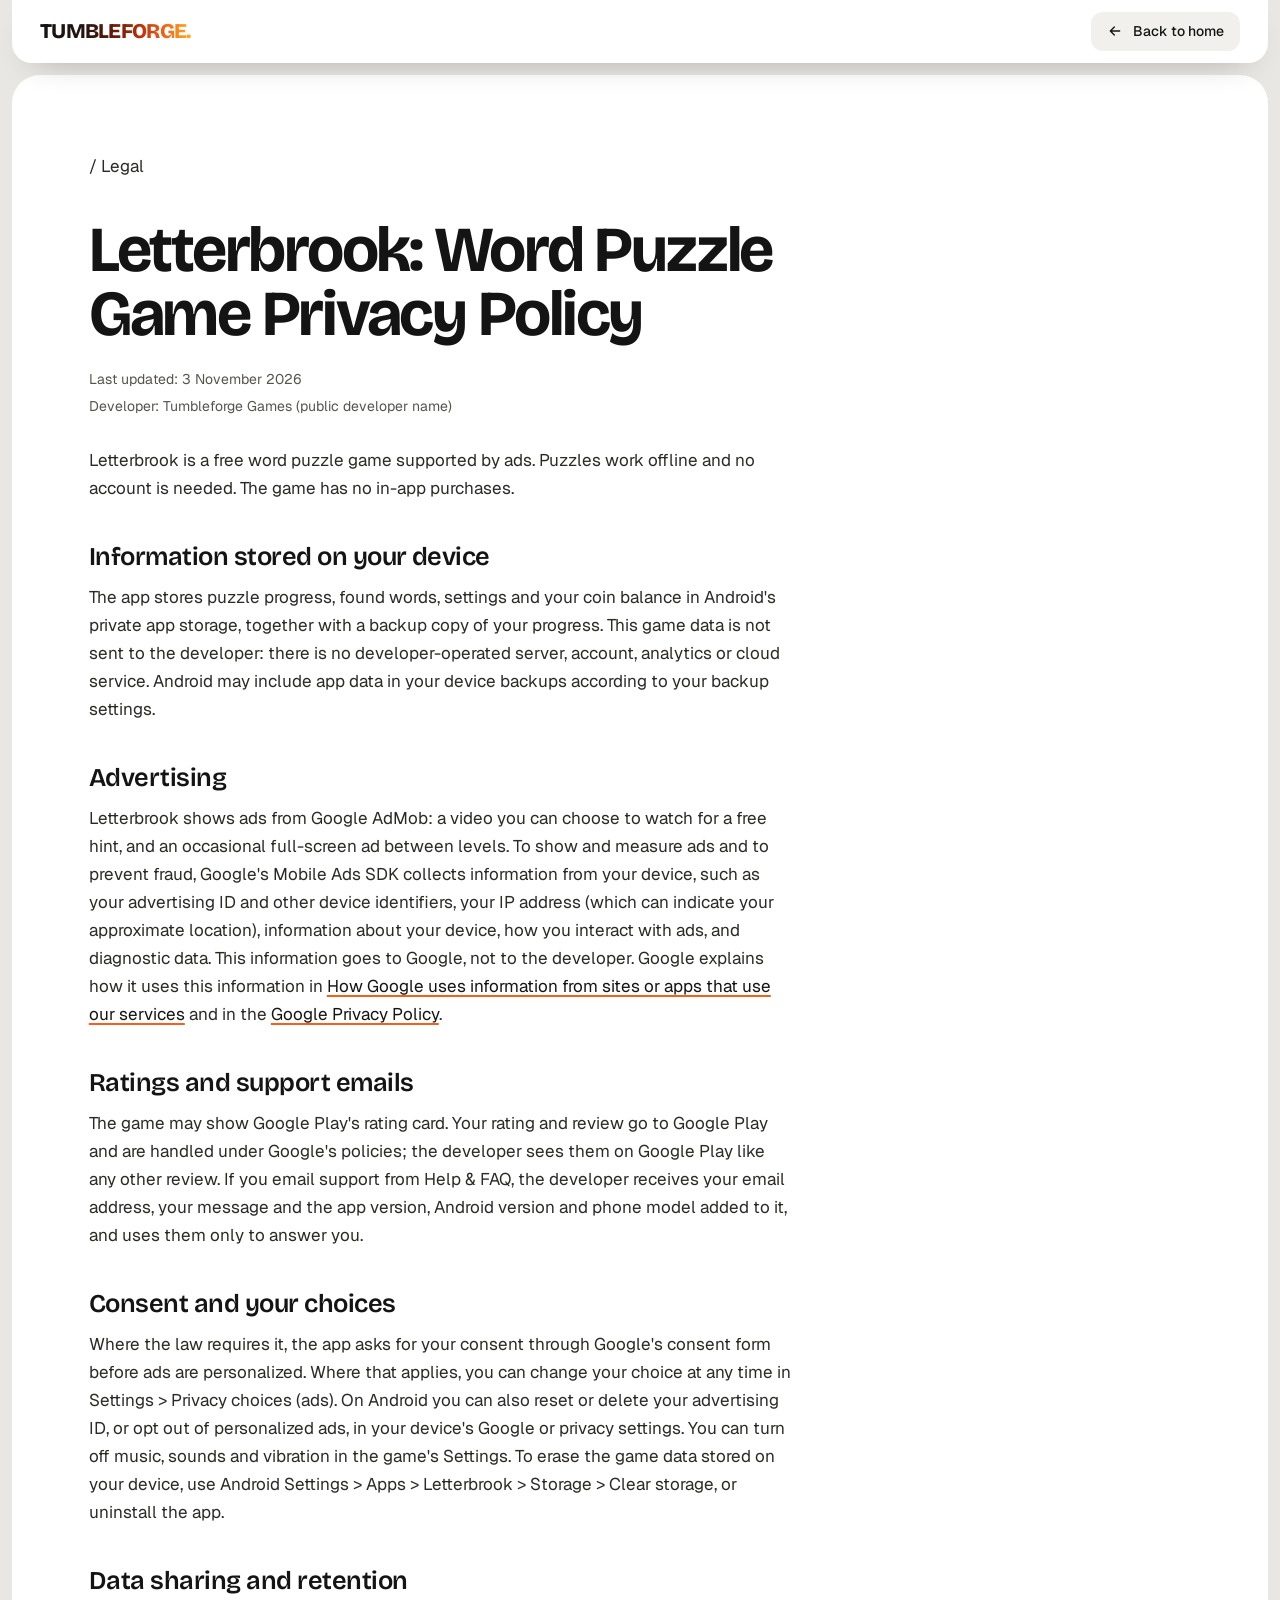
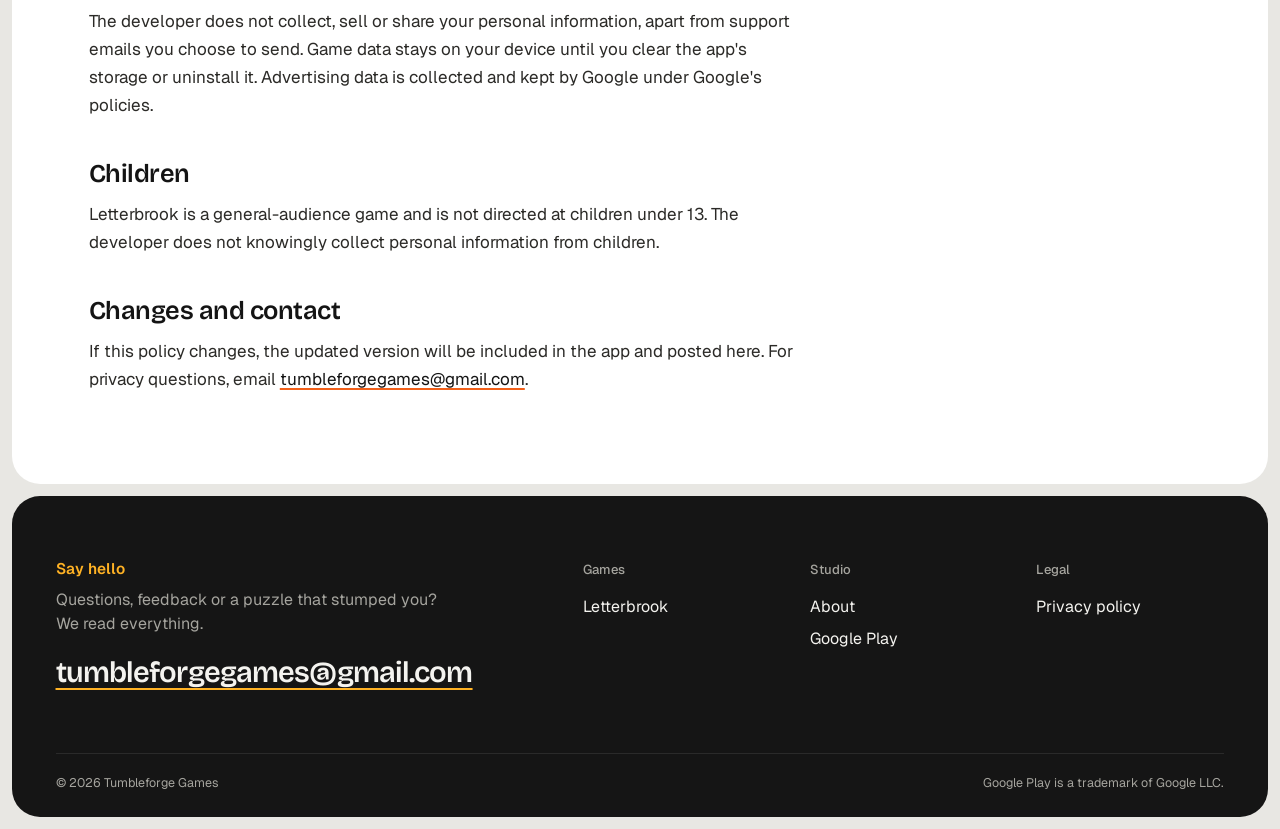
<file: privacy-policy.html>
<!doctype html>
<html lang="en">
<head>
  <meta charset="utf-8">
  <meta name="viewport" content="width=device-width, initial-scale=1">
  <title>Letterbrook: Word Puzzle Game Privacy Policy</title>
  <meta name="description" content="Privacy policy for Letterbrook: Word Puzzle Game by Tumbleforge Games.">
  <link rel="canonical" href="https://tumbleforgegames.github.io/privacy-policy.html">
  <meta name="theme-color" content="#ffffff">
  <link rel="icon" href="assets/favicon.svg" type="image/svg+xml">

  <link rel="preconnect" href="https://fonts.googleapis.com">
  <link rel="preconnect" href="https://fonts.gstatic.com" crossorigin>
  <link href="https://fonts.googleapis.com/css2?family=Bricolage+Grotesque:opsz,wght@12..96,400..800&family=Geist:wght@400..600&display=swap" rel="stylesheet">
  <link rel="stylesheet" href="css/styles.css">

  <style>
    /* Layout for this page only; colours and fonts come from css/styles.css */
    .policy-header { grid-template-columns: 1fr auto; }
    .back-home { background: var(--soft); color: var(--ink); }
    .back-home:hover { background: var(--ink); color: #fff; }
    .back-home:hover svg { transform: translate(-2px, 0); }
    @media (max-width: 460px) {
      /* Narrow phones: keep the logo and a short "Back" on one line */
      .wide-only { display: none; }
      .policy-header { gap: 8px; padding-inline: 14px; }
      .policy-header .brand { font-size: clamp(16px, 5.6vw, 21px); }
      .policy-header .btn { padding-inline: 12px; }
    }

    .policy { padding-top: 12px; }
    .policy-card {
      padding: clamp(28px, 6vw, 88px) clamp(20px, 6vw, 96px) clamp(36px, 6vw, 96px);
      background: var(--paper);
      border-radius: var(--r-xl);
    }
    .policy-body { max-width: 44rem; }
    .policy h1 {
      margin: clamp(20px, 3vw, 40px) 0 22px;
      font: 700 clamp(34px, 5vw, 64px)/1 var(--font-display);
      letter-spacing: -0.035em;
      text-wrap: balance;
    }
    .policy h2 {
      margin: 40px 0 10px;
      font: 600 clamp(20px, 2vw, 26px)/1.2 var(--font-display);
      letter-spacing: -0.02em;
    }
    .policy p {
      margin: 0 0 14px;
      font-size: 17px;
      line-height: 1.65;
      color: #2b2a27;
      overflow-wrap: anywhere;
    }
    .policy p.updated { margin-bottom: 4px; font-size: 14px; color: var(--ink-2); }
    .policy p.updated + p:not(.updated) { margin-top: 28px; }
    .policy-body a {
      color: var(--ink);
      text-decoration: underline;
      text-decoration-color: var(--accent-2);
      text-decoration-thickness: 2px;
      text-underline-offset: 3px;
    }
    .policy-body a:hover { color: var(--accent-2); }
  </style>
</head>
<body>
  <a class="skip-link" href="#policy">Skip to the policy</a>

  <div class="frame">

    <header class="site-header policy-header is-scrolled">
      <a class="brand" href="./" aria-label="Tumbleforge Games home">TUMBLEFORGE<span>.</span></a>
      <div class="header-actions">
        <a class="btn back-home" href="./">
          <svg viewBox="0 0 24 24" fill="none" stroke="currentColor" stroke-width="2" stroke-linecap="round" stroke-linejoin="round" aria-hidden="true"><path d="M19 12H5M11 6l-6 6 6 6"/></svg>
          <span>Back<span class="wide-only"> to home</span></span>
        </a>
      </div>
    </header>

    <main class="policy" id="policy">
      <article class="policy-card">
        <p class="kicker kicker-light"><span>/ Legal</span></p>
        <div class="policy-body">
          <h1>Letterbrook: Word Puzzle Game Privacy Policy</h1>
          <p class="updated">Last updated: 3 November 2026</p>
          <p class="updated">Developer: Tumbleforge Games (public developer name)</p>
          <p>Letterbrook is a free word puzzle game supported by ads. Puzzles work offline and no account is needed. The game has no in-app purchases.</p>
          <h2>Information stored on your device</h2>
          <p>The app stores puzzle progress, found words, settings and your coin balance in Android's private app storage, together with a backup copy of your progress. This game data is not sent to the developer: there is no developer-operated server, account, analytics or cloud service. Android may include app data in your device backups according to your backup settings.</p>
          <h2>Advertising</h2>
          <p>Letterbrook shows ads from Google AdMob: a video you can choose to watch for a free hint, and an occasional full-screen ad between levels. To show and measure ads and to prevent fraud, Google's Mobile Ads SDK collects information from your device, such as your advertising ID and other device identifiers, your IP address (which can indicate your approximate location), information about your device, how you interact with ads, and diagnostic data. This information goes to Google, not to the developer. Google explains how it uses this information in <a href="https://policies.google.com/technologies/partner-sites">How Google uses information from sites or apps that use our services</a> and in the <a href="https://policies.google.com/privacy">Google Privacy Policy</a>.</p>
          <h2>Ratings and support emails</h2>
          <p>The game may show Google Play's rating card. Your rating and review go to Google Play and are handled under Google's policies; the developer sees them on Google Play like any other review. If you email support from Help &amp; FAQ, the developer receives your email address, your message and the app version, Android version and phone model added to it, and uses them only to answer you.</p>
          <h2>Consent and your choices</h2>
          <p>Where the law requires it, the app asks for your consent through Google's consent form before ads are personalized. Where that applies, you can change your choice at any time in Settings &gt; Privacy choices (ads). On Android you can also reset or delete your advertising ID, or opt out of personalized ads, in your device's Google or privacy settings. You can turn off music, sounds and vibration in the game's Settings. To erase the game data stored on your device, use Android Settings &gt; Apps &gt; Letterbrook &gt; Storage &gt; Clear storage, or uninstall the app.</p>
          <h2>Data sharing and retention</h2>
          <p>The developer does not collect, sell or share your personal information, apart from support emails you choose to send. Game data stays on your device until you clear the app's storage or uninstall it. Advertising data is collected and kept by Google under Google's policies.</p>
          <h2>Children</h2>
          <p>Letterbrook is a general-audience game and is not directed at children under 13. The developer does not knowingly collect personal information from children.</p>
          <h2>Changes and contact</h2>
          <p>If this policy changes, the updated version will be included in the app and posted here. For privacy questions, email <a href="mailto:tumbleforgegames@gmail.com">tumbleforgegames@gmail.com</a>.</p>
        </div>
      </article>
    </main>

    <footer class="site-footer" id="contact">
      <div class="footer-grid">
        <div class="footer-contact">
          <h2>Say hello</h2>
          <p>Questions, feedback or a puzzle that stumped you? We read everything.</p>
          <a class="contact-mail" href="mailto:tumbleforgegames@gmail.com">tumbleforgegames@gmail.com</a>
        </div>

        <div class="footer-col">
          <h3>Games</h3>
          <a href="https://play.google.com/store/apps/details?id=com.letterbrook.game" target="_blank" rel="noopener">Letterbrook</a>
        </div>

        <div class="footer-col">
          <h3>Studio</h3>
          <a href="./#studio">About</a>
          <a href="https://play.google.com/store/apps/developer?id=Tumbleforgegames" target="_blank" rel="noopener">Google Play</a>
        </div>

        <div class="footer-col">
          <h3>Legal</h3>
          <a href="privacy-policy.html" aria-current="page">Privacy policy</a>
        </div>
      </div>

      <div class="footer-base">
        <span>&copy; <span id="year">2026</span> Tumbleforge Games</span>
        <span>Google Play is a trademark of Google LLC.</span>
      </div>
    </footer>

  </div>

  <script>document.getElementById('year').textContent = new Date().getFullYear();</script>
</body>
</html>
</file>
<file: css/styles.css>
/* Tumbleforge Games
   ------------------------------------------------------------------
   The whole look hangs off the variables below. Change --accent and
   --accent-2 to recolour the site (the 3D orb picks them up too).
*/
:root {
  --bg: #e8e7e3;
  --paper: #ffffff;
  --soft: #f1f0ec;
  --ink: #141414;
  --ink-2: #55544f;
  --ink-3: #8b8a84;
  --line: rgba(20, 20, 20, 0.13);

  --panel: #151515;
  --panel-2: #1f1f1e;
  --panel-line: rgba(255, 255, 255, 0.09);
  --on-dark: #f4f3ef;
  --on-dark-2: #a5a49e;

  --accent: #ffb224;      /* molten amber */
  --accent-2: #f2601a;    /* ember */
  --accent-ink: #1b1305;

  /* Wordmark heat ramp: cold iron at the T, glowing at the full stop */
  --heat-0: #141414;
  --heat-1: #151414;
  --heat-2: #1a1413;
  --heat-3: #261411;
  --heat-4: #38150f;
  --heat-5: #50170c;
  --heat-6: #6d1a0a;
  --heat-7: #912209;
  --heat-8: #ba300b;
  --heat-9: #df4811;
  --heat-10: #f36d18;
  --heat-11: #fb9620;
  --heat-12: #ffb224;

  --r-xl: 28px;
  --r-lg: 20px;
  --r-md: 12px;
  --gutter: clamp(16px, 2.2vw, 32px);

  --font-display: "Bricolage Grotesque", "Arial Black", "Helvetica Neue", Arial, sans-serif;
  --font-body: "Geist", "Segoe UI", system-ui, -apple-system, Roboto, Arial, sans-serif;
  --ease: cubic-bezier(0.2, 0.7, 0.1, 1);
}

*,
*::before,
*::after { box-sizing: border-box; }

html {
  scroll-behavior: smooth;
  -webkit-text-size-adjust: 100%;
}

body {
  margin: 0;
  background: var(--bg);
  color: var(--ink);
  font-family: var(--font-body);
  font-size: 16px;
  line-height: 1.5;
  -webkit-font-smoothing: antialiased;
  text-rendering: optimizeLegibility;
}

img { display: block; max-width: 100%; }
a { color: inherit; }
h1, h2, h3, h4, p { margin: 0; }

:focus-visible {
  outline: 2px solid var(--accent-2);
  outline-offset: 3px;
  border-radius: 6px;
}

section[id],
article[id],
footer[id] { scroll-margin-top: 88px; }

.skip-link {
  position: absolute;
  left: 16px;
  top: -60px;
  z-index: 100;
  padding: 10px 16px;
  background: var(--ink);
  color: #fff;
  border-radius: 10px;
  text-decoration: none;
}
.skip-link:focus { top: 12px; }

.frame {
  max-width: 1760px;
  margin: 0 auto;
  padding: 0 12px 12px;
}

/* Buttons ---------------------------------------------------------- */
.btn {
  display: inline-flex;
  align-items: center;
  gap: 10px;
  padding: 11px 16px;
  border: 0;
  border-radius: var(--r-md);
  font: 500 14px/1.2 var(--font-body);
  text-decoration: none;
  white-space: nowrap;
  cursor: pointer;
  transition: background 0.25s, color 0.25s, transform 0.25s var(--ease), border-color 0.25s;
}
.btn svg { width: 16px; height: 16px; flex: none; transition: transform 0.25s var(--ease); }
.btn:hover svg { transform: translate(2px, 0); }
.btn-lg { padding: 16px 22px; font-size: 16px; border-radius: 14px; }

.btn-soft { background: var(--soft); color: var(--ink); }
.btn-soft:hover { background: var(--ink); color: #fff; }

.btn-accent { background: var(--accent); color: var(--accent-ink); }
.btn-accent:hover { background: #fff; }

.btn-dark { background: var(--ink); color: #fff; }
.btn-dark:hover { background: #fff; color: var(--ink); }

.btn-outline { border: 1px solid rgba(255, 255, 255, 0.22); color: var(--on-dark); background: transparent; }
.btn-outline:hover { background: var(--on-dark); color: var(--ink); border-color: var(--on-dark); }

/* Header ----------------------------------------------------------- */
.site-header {
  position: sticky;
  top: 0;
  z-index: 60;
  display: grid;
  grid-template-columns: 1fr auto 1fr;
  align-items: center;
  gap: 16px;
  padding: 12px var(--gutter);
  background: var(--paper);
  transition: border-radius 0.3s, box-shadow 0.3s;
}
.site-header.is-scrolled {
  border-radius: 0 0 var(--r-lg) var(--r-lg);
  box-shadow: 0 14px 34px -22px rgba(0, 0, 0, 0.45);
}

.brand {
  justify-self: start;
  padding: 2px 0.06em 2px 0;
  font: 800 21px/1 var(--font-display);
  letter-spacing: -0.035em;
  text-decoration: none;
  color: var(--ink);
  transition: opacity 0.3s, transform 0.3s var(--ease);
}
@supports ((-webkit-background-clip: text) or (background-clip: text)) {
  /* Same heat ramp as the big wordmark, in one sweep */
  .brand {
    background: linear-gradient(90deg, var(--heat-0) 0%, var(--heat-3) 30%, var(--heat-6) 50%, var(--heat-8) 66%, var(--heat-10) 84%, var(--heat-12) 100%);
    -webkit-background-clip: text;
            background-clip: text;
    color: transparent;
  }
}
.js .brand { opacity: 0; transform: translateY(-6px); pointer-events: none; }
.js .show-brand .brand { opacity: 1; transform: none; pointer-events: auto; }

.nav {
  display: flex;
  gap: 2px;
  padding: 5px;
  background: var(--soft);
  border-radius: var(--r-md);
}
.nav a {
  padding: 8px 16px;
  border-radius: 8px;
  font-size: 14px;
  font-weight: 500;
  text-decoration: none;
  transition: background 0.2s;
}
.nav a:hover { background: var(--paper); }
.nav .nav-cta { display: none; }

.header-actions {
  justify-self: end;
  display: flex;
  align-items: center;
  gap: 6px;
}
.text-link {
  padding: 8px 12px;
  font-size: 14px;
  font-weight: 500;
  text-decoration: none;
  border-radius: 8px;
}
.text-link:hover { text-decoration: underline; text-underline-offset: 4px; }

.menu-toggle {
  display: none;
  padding: 11px 14px;
  border: 0;
  border-radius: var(--r-md);
  background: var(--ink);
  color: #fff;
  font: 500 14px/1.2 var(--font-body);
  cursor: pointer;
}

/* Hero ------------------------------------------------------------- */
.hero { position: relative; overflow: hidden; }

.hero-top {
  background: var(--paper);
  border-radius: 0 0 var(--r-xl) var(--r-xl);
  padding: clamp(8px, 1.3vw, 22px) var(--gutter) clamp(14px, 1.8vw, 30px);
  overflow: hidden;
}

/* The wordmark: a bar of iron in the forge.
   TUMBLE is cold and still tumbling, each letter caught at its own angle.
   FORGE stands straight and heats up letter by letter, from dark iron at
   the F to a glowing tip at the full stop. Colours come from --heat-0..12. */
.wordmark {
  width: max-content;
  font-family: var(--font-display);
  font-weight: 800;
  font-size: 11.6vw;           /* JS fits this to the exact width */
  line-height: 0.84;
  white-space: nowrap;
  text-transform: uppercase;
}
.wm-l {
  display: inline-block;
  margin: -0.06em -0.052em;
  padding: 0.06em 0.03em;
  color: var(--b);
  transform-origin: 50% 78%;
  transform: translateY(var(--y, 0em)) rotate(var(--r, 0deg));
  transition: transform 0.55s var(--ease);
}
.wm-tumble .wm-l { margin-inline: -0.038em; }
@supports ((-webkit-background-clip: text) or (background-clip: text)) {
  .wm-l {
    background: linear-gradient(90deg, var(--a), var(--b));
    -webkit-background-clip: text;
            background-clip: text;
    color: transparent;
  }
}

.wm-tumble .wm-l:nth-child(1) { --a: var(--heat-0); --b: var(--heat-1); --r: -5deg;  --y: 0.012em;  --i: 0; }
.wm-tumble .wm-l:nth-child(2) { --a: var(--heat-1); --b: var(--heat-2); --r: 4deg;   --y: -0.034em; --i: 1; }
.wm-tumble .wm-l:nth-child(3) { --a: var(--heat-2); --b: var(--heat-3); --r: -3deg;  --y: 0.02em;   --i: 2; }
.wm-tumble .wm-l:nth-child(4) { --a: var(--heat-3); --b: var(--heat-4); --r: 6deg;   --y: -0.022em; --i: 3; }
.wm-tumble .wm-l:nth-child(5) { --a: var(--heat-4); --b: var(--heat-5); --r: -8deg;  --y: 0.028em;  --i: 4; }
.wm-tumble .wm-l:nth-child(6) { --a: var(--heat-5); --b: var(--heat-6); --r: 10deg;  --y: -0.014em; --i: 5; }
.wm-forge .wm-l:nth-child(1)  { --a: var(--heat-6);  --b: var(--heat-7);  --i: 5; }
.wm-forge .wm-l:nth-child(2)  { --a: var(--heat-7);  --b: var(--heat-8);  --i: 4; }
.wm-forge .wm-l:nth-child(3)  { --a: var(--heat-8);  --b: var(--heat-9);  --i: 3; }
.wm-forge .wm-l:nth-child(4)  { --a: var(--heat-9);  --b: var(--heat-10); --i: 2; }
.wm-forge .wm-l:nth-child(5)  { --a: var(--heat-10); --b: var(--heat-11); --i: 1; }
.wm-forge .wm-l:nth-child(6)  { --a: var(--heat-11); --b: var(--heat-12); --i: 0; }

/* Nudge a letter and it hops */
.wm-l:hover { transform: translateY(calc(var(--y, 0em) - 0.05em)) rotate(calc(var(--r, 0deg) * -1.3)); }

/* On load: TUMBLE drops in and settles, then the heat creeps up FORGE */
.js .wm-tumble .wm-l {
  animation:
    wm-drop 0.95s cubic-bezier(0.3, 0.7, 0.3, 1) calc(var(--i) * 70ms + 120ms) backwards,
    wm-heat 1.2s ease-out calc(var(--i) * -90ms + 1900ms) backwards;
}
.js .wm-forge .wm-l { animation: wm-heat 1.2s ease-out calc(var(--i) * 110ms + 800ms) backwards; }
@keyframes wm-drop {
  0%   { opacity: 0; transform: translateY(-1.1em) rotate(calc(var(--r) - 38deg)); }
  20%  { opacity: 1; }
  62%  { transform: translateY(calc(var(--y) + 0.03em)) rotate(calc(var(--r) + 7deg)); }
  82%  { transform: translateY(calc(var(--y) - 0.012em)) rotate(calc(var(--r) - 2deg)); }
  100% { transform: translateY(var(--y)) rotate(var(--r)); }
}
@keyframes wm-heat {
  from { color: var(--heat-0); }
}
@media (forced-colors: active) {
  .wm-l { background: none; color: CanvasText; }
}

.hero-stage {
  position: relative;
  display: grid;
  grid-template-columns: 1fr 1fr;
  grid-template-rows: auto 1fr auto;
  min-height: clamp(360px, 37vw, 620px);
  padding: clamp(20px, 2.2vw, 36px) var(--gutter) clamp(24px, 2.6vw, 44px);
}
.hero-stage::before {
  content: "";
  position: absolute;
  inset: 0;
  z-index: 0;
  pointer-events: none;
  background:
    radial-gradient(55% 80% at 16% 28%, rgba(255, 255, 255, 0.8), transparent 62%),
    radial-gradient(42% 62% at 86% 78%, rgba(255, 178, 36, 0.2), transparent 66%),
    radial-gradient(46% 70% at 62% 6%, rgba(255, 255, 255, 0.55), transparent 62%);
}
.hero-stage > * { position: relative; z-index: 6; }

/* The orb: a CSS sphere shows first, the WebGL one fades in over it */
.hero-stage > .orb {
  position: absolute;
  left: 50%;
  top: 0;
  z-index: 5;
  width: clamp(320px, 56vw, 880px);
  aspect-ratio: 1;
  transform: translate(-50%, -33%);
  pointer-events: none;
}
.orb::after {
  content: "";
  position: absolute;
  left: 27%;
  right: 27%;
  bottom: 8%;
  height: 7%;
  background: radial-gradient(closest-side, rgba(0, 0, 0, 0.3), transparent);
  filter: blur(8px);
}
.orb canvas {
  position: absolute;
  inset: 0;
  width: 100%;
  height: 100%;
  opacity: 0;
  transition: opacity 0.9s;
}
.orb-fallback {
  position: absolute;
  inset: 23%;
  border-radius: 50%;
  background: radial-gradient(circle at 34% 28%, #fff6d6 0, #ffd166 15%, var(--accent) 40%, var(--accent-2) 70%, #8a2c06 100%);
  box-shadow: inset -18px -26px 60px rgba(90, 20, 0, 0.45);
  transition: opacity 0.9s;
}
.orb-fallback::before,
.orb-fallback::after {
  content: "";
  position: absolute;
  inset: -24%;
  border-radius: 50%;
  border: 2px solid rgba(120, 125, 135, 0.55);
  transform: rotateX(72deg) rotateZ(-18deg);
}
.orb-fallback::after {
  inset: -32%;
  border-color: rgba(242, 96, 26, 0.6);
  transform: rotateX(68deg) rotateY(24deg);
}
.orb.is-live canvas { opacity: 1; }
.orb.is-live .orb-fallback { opacity: 0; }

.hero-live {
  grid-column: 1;
  grid-row: 1;
  justify-self: start;
  display: grid;
  gap: 8px;
  text-decoration: none;
}
.hero-live-row { display: flex; align-items: center; gap: 12px; }
.hero-live img { width: 40px; height: 40px; border-radius: 24%; box-shadow: 0 6px 14px -6px rgba(0, 0, 0, 0.4); }
.hero-live strong { font: 700 clamp(22px, 2vw, 30px)/1 var(--font-display); letter-spacing: -0.02em; }
.hero-live small { font-size: 13px; color: var(--ink-2); }
.hero-live:hover small { text-decoration: underline; text-underline-offset: 3px; }

.hero-index {
  grid-column: 2;
  grid-row: 1;
  justify-self: end;
  margin: 0;
  padding: 0;
  list-style: none;
  text-align: right;
  font-size: 13px;
  line-height: 1.9;
  color: var(--ink-2);
}
.hero-index i { margin-left: 8px; color: var(--ink-3); }

.hero-tagline {
  grid-column: 1;
  grid-row: 3;
  align-self: end;
  max-width: 19em;
  padding-bottom: 14px;
  border-bottom: 2px dotted var(--ink);
  font-size: clamp(17px, 1.45vw, 22px);
  font-weight: 500;
  line-height: 1.3;
  letter-spacing: -0.01em;
}

.hero-cta {
  grid-column: 2;
  grid-row: 3;
  justify-self: end;
  align-self: end;
  display: flex;
  align-items: center;
  justify-content: center;
  gap: 8px;
  width: clamp(124px, 11vw, 172px);
  aspect-ratio: 1;
  border-radius: 50%;
  background: var(--accent);
  color: var(--accent-ink);
  font-size: 14px;
  font-weight: 500;
  text-decoration: none;
  transition: transform 0.4s var(--ease), background 0.25s;
}
.hero-cta svg { width: 14px; height: 14px; flex: none; }
.hero-cta:hover { transform: scale(1.07); background: var(--ink); color: #fff; }

/* Dark panel: games ------------------------------------------------ */
.panel-dark {
  background: var(--panel);
  color: var(--on-dark);
  border-radius: var(--r-xl);
  padding: clamp(24px, 2.6vw, 40px) clamp(16px, 3.4vw, 56px) clamp(16px, 3.4vw, 56px);
}

.kicker {
  display: flex;
  justify-content: space-between;
  gap: 16px;
  font-size: 13px;
  color: var(--on-dark-2);
}
.kicker-light { color: var(--ink-2); }

.headline {
  max-width: 15em;
  margin: clamp(48px, 6vw, 104px) auto clamp(40px, 5vw, 80px);
  font: 600 clamp(34px, 5.2vw, 78px)/1.05 var(--font-display);
  letter-spacing: -0.035em;
  text-align: center;
  text-wrap: balance;
}
.hl {
  display: inline-block;
  padding: 0 0.2em 0.06em;
  border-radius: 0.28em;
  color: var(--accent-ink);
  background: linear-gradient(var(--accent), var(--accent)) no-repeat 0 0 / 100% 100%;
  transition: background-size 0.9s var(--ease) 0.35s, color 0.35s 0.55s;
}
.js .reveal:not(.in) .hl { background-size: 0% 100%; color: inherit; }

.game + .game { margin-top: clamp(40px, 5vw, 80px); }

.game-card {
  display: grid;
  grid-template-columns: minmax(300px, 0.85fr) 1.25fr;
  gap: clamp(24px, 3vw, 56px);
  padding: clamp(20px, 2.4vw, 40px);
  background: var(--panel-2);
  border: 1px solid var(--panel-line);
  border-radius: 24px;
  overflow: hidden;
}
.game-info {
  display: flex;
  flex-direction: column;
  align-items: flex-start;
  gap: 20px;
  min-width: 0;
}
.game-id { display: flex; align-items: center; gap: 18px; }
.game-icon { width: 84px; height: 84px; border-radius: 22%; flex: none; }
.game-genre { font-size: 13px; color: var(--on-dark-2); margin-bottom: 6px; }
.game-name {
  font: 700 clamp(34px, 3.6vw, 54px)/0.95 var(--font-display);
  letter-spacing: -0.035em;
}
.game-tagline { font-size: clamp(18px, 1.5vw, 22px); line-height: 1.35; letter-spacing: -0.01em; }
.game-desc { max-width: 34em; font-size: 15px; line-height: 1.55; color: var(--on-dark-2); }

.chips { display: flex; flex-wrap: wrap; gap: 8px; margin: 0; padding: 0; list-style: none; }
.chips li {
  padding: 6px 12px;
  border: 1px solid var(--panel-line);
  border-radius: 999px;
  font-size: 12.5px;
  color: var(--on-dark-2);
}
.game-actions { margin-top: auto; padding-top: 8px; }

.game-shots {
  display: flex;
  gap: 14px;
  min-width: 0;
  margin-right: calc(-1 * clamp(20px, 2.4vw, 40px));
  padding-right: clamp(20px, 2.4vw, 40px);
  overflow-x: auto;
  scroll-snap-type: x proximity;
  scrollbar-width: none;
  cursor: grab;
  -webkit-mask-image: linear-gradient(90deg, #000 88%, transparent);
          mask-image: linear-gradient(90deg, #000 88%, transparent);
}
.game-shots::-webkit-scrollbar { display: none; }
.game-shots.is-dragging { cursor: grabbing; scroll-snap-type: none; }
.game-shots img {
  flex: none;
  width: auto;
  height: clamp(340px, 31vw, 500px);
  aspect-ratio: 9 / 16;
  object-fit: cover;
  border-radius: 16px;
  background: #2a2a29;
  scroll-snap-align: start;
  user-select: none;
  -webkit-user-drag: none;
}

.feature-grid {
  display: grid;
  grid-template-columns: repeat(4, 1fr);
  gap: 14px;
  margin-top: 14px;
}
.feature {
  display: flex;
  flex-direction: column;
  min-height: clamp(250px, 23vw, 340px);
  padding: 22px;
  background: var(--panel-2);
  border: 1px solid var(--panel-line);
  border-radius: var(--r-lg);
  transition: transform 0.4s var(--ease), border-color 0.3s, background 0.3s;
}
.feature-icons { display: flex; gap: 6px; }
.feature-icons span {
  display: grid;
  place-items: center;
  width: 44px;
  height: 44px;
  border-radius: 50%;
  background: rgba(255, 255, 255, 0.09);
  color: var(--accent);
  transition: background 0.3s, color 0.3s;
}
.feature-icons svg { width: 20px; height: 20px; }
.feature h4 {
  max-width: 8.5em;
  margin-top: auto;
  padding-top: 32px;
  font: 400 clamp(21px, 1.9vw, 28px)/1.12 var(--font-body);
  letter-spacing: -0.02em;
}
.feature p {
  margin-top: 18px;
  padding-top: 16px;
  border-top: 1px solid var(--panel-line);
  font-size: 13.5px;
  line-height: 1.5;
  color: var(--on-dark-2);
}
.feature:hover { transform: translateY(-6px); border-color: rgba(255, 178, 36, 0.55); background: #232322; }
.feature:hover .feature-icons span { background: var(--accent); color: var(--accent-ink); }

.soon {
  display: flex;
  align-items: center;
  justify-content: space-between;
  gap: 24px;
  margin-top: 14px;
  padding: clamp(20px, 2.2vw, 32px);
  border: 1px dashed rgba(255, 255, 255, 0.22);
  border-radius: var(--r-lg);
}
.soon-kicker { margin-bottom: 6px; font-size: 13px; color: var(--accent); }
.soon-text { max-width: 30em; font-size: clamp(17px, 1.4vw, 21px); line-height: 1.35; letter-spacing: -0.01em; }

.noscript-note { padding: 24px; text-align: center; }

/* Studio ----------------------------------------------------------- */
.studio { padding: clamp(28px, 3vw, 44px) clamp(16px, 3.4vw, 56px) clamp(72px, 8vw, 128px); }
.studio-grid {
  display: grid;
  grid-template-columns: 1.1fr 1fr;
  gap: clamp(32px, 6vw, 112px);
  align-items: start;
  margin-top: clamp(44px, 6vw, 96px);
}
.studio h2 {
  font: 700 clamp(38px, 5.6vw, 88px)/0.96 var(--font-display);
  letter-spacing: -0.04em;
  text-wrap: balance;
}
.lede {
  max-width: 30em;
  margin-bottom: clamp(28px, 3vw, 44px);
  font-size: clamp(18px, 1.55vw, 23px);
  line-height: 1.4;
  letter-spacing: -0.01em;
}
.principles { margin: 0; padding: 0; list-style: none; border-top: 1px solid var(--line); }
.principles li {
  display: grid;
  grid-template-columns: 56px 1fr;
  gap: 8px;
  padding: 22px 0;
  border-bottom: 1px solid var(--line);
}
.principles i { padding-top: 3px; font-size: 13px; color: var(--ink-3); }
.principles h3 { margin-bottom: 6px; font-size: 18px; font-weight: 600; letter-spacing: -0.01em; }
.principles p { max-width: 36em; font-size: 15px; color: var(--ink-2); }

/* Call to action --------------------------------------------------- */
.cta {
  position: relative;
  padding: clamp(52px, 7vw, 112px) clamp(16px, 4vw, 64px);
  background: var(--accent);
  color: var(--accent-ink);
  border-radius: var(--r-xl);
  text-align: center;
  overflow: hidden;
}
.tiles {
  display: flex;
  justify-content: center;
  gap: clamp(5px, 0.9vw, 12px);
  margin-bottom: clamp(24px, 3vw, 44px);
}
.tiles span {
  display: grid;
  place-items: center;
  width: clamp(42px, 5.4vw, 76px);
  aspect-ratio: 1;
  border-radius: 50%;
  background: #fff;
  color: var(--ink);
  font: 700 clamp(18px, 2.3vw, 32px)/1 var(--font-display);
  box-shadow: 0 5px 0 rgba(0, 0, 0, 0.14);
  animation: bob 3.4s ease-in-out infinite;
}
.tiles span:nth-child(even) { background: var(--ink); color: #fff; }
.tiles span:nth-child(2) { animation-delay: -0.5s; }
.tiles span:nth-child(3) { animation-delay: -1s; }
.tiles span:nth-child(4) { animation-delay: -1.5s; }
.tiles span:nth-child(5) { animation-delay: -2s; }
.tiles span:nth-child(6) { animation-delay: -2.5s; }
@keyframes bob {
  0%, 100% { transform: translateY(0) rotate(-3deg); }
  50% { transform: translateY(-9px) rotate(3deg); }
}
.cta h2 {
  font: 800 clamp(40px, 7.4vw, 120px)/0.92 var(--font-display);
  letter-spacing: -0.045em;
  text-wrap: balance;
}
.cta p {
  max-width: 28em;
  margin: clamp(16px, 1.8vw, 28px) auto clamp(24px, 2.6vw, 40px);
  font-size: clamp(17px, 1.45vw, 21px);
}

/* Footer ----------------------------------------------------------- */
.site-footer {
  margin-top: 12px;
  padding: clamp(40px, 5vw, 80px) clamp(16px, 3.4vw, 56px) 24px;
  background: var(--panel);
  color: var(--on-dark);
  border-radius: var(--r-xl);
}
.footer-grid {
  display: grid;
  grid-template-columns: 2.6fr 1fr 1fr 1fr;
  gap: clamp(24px, 3vw, 48px);
}
.footer-contact h2 { font: 600 clamp(15px, 1.2vw, 17px)/1.3 var(--font-body); color: var(--accent); }
.footer-contact p { max-width: 24em; margin: 8px 0 20px; color: var(--on-dark-2); }
.contact-mail {
  font: 600 clamp(19px, 2.3vw, 36px)/1.15 var(--font-display);
  letter-spacing: -0.03em;
  overflow-wrap: anywhere;
  text-decoration: underline;
  text-decoration-color: var(--accent);
  text-decoration-thickness: 2px;
  text-underline-offset: 0.2em;
  transition: color 0.2s;
}
.contact-mail:hover { color: var(--accent); }
.footer-col h3 { margin-bottom: 12px; font-size: 13px; font-weight: 500; color: var(--on-dark-2); }
.footer-col a { display: block; width: max-content; padding: 4px 0; text-decoration: none; transition: color 0.2s; }
.footer-col a:hover { color: var(--accent); }
.footer-base {
  display: flex;
  flex-wrap: wrap;
  justify-content: space-between;
  gap: 8px 24px;
  margin-top: clamp(40px, 5vw, 72px);
  padding-top: 20px;
  border-top: 1px solid var(--panel-line);
  font-size: 12.5px;
  color: var(--on-dark-2);
}

/* Scroll reveal ---------------------------------------------------- */
.js .reveal { opacity: 0; }
.js .reveal.in { opacity: 1; animation: rise 0.8s var(--ease) var(--d, 0s) backwards; }
@keyframes rise {
  from { opacity: 0; transform: translateY(26px); }
}

/* Responsive ------------------------------------------------------- */
@media (max-width: 1080px) {
  .game-card { grid-template-columns: 1fr; }
  .game-actions { margin-top: 0; }
  .feature-grid { grid-template-columns: repeat(2, 1fr); }
  .feature { min-height: 230px; }
}

@media (max-width: 900px) {
  .site-header { grid-template-columns: 1fr auto; }
  .menu-toggle { display: inline-block; }
  .text-link { display: none; }
  .nav {
    position: absolute;
    left: 0;
    right: 0;
    top: 100%;
    display: none;
    flex-direction: column;
    padding: 8px;
    background: var(--paper);
    border-radius: 0 0 var(--r-lg) var(--r-lg);
    box-shadow: 0 24px 40px -24px rgba(0, 0, 0, 0.5);
  }
  .nav a { padding: 14px 16px; font-size: 16px; }
  .nav a:hover { background: var(--soft); }
  .nav-open .nav { display: flex; }
  .nav-open.site-header { border-radius: 0; }

  .studio-grid { grid-template-columns: 1fr; }
  .footer-grid { grid-template-columns: 1fr 1fr 1fr; }
  .footer-contact { grid-column: 1 / -1; }
  .contact-mail { font-size: clamp(19px, 5.4vw, 36px); }
  .soon { flex-direction: column; align-items: flex-start; }
}

@media (max-width: 640px) {
  :root { --r-xl: 22px; }
  .frame { padding: 0 8px 8px; }

  /* Phone header: logo and Menu only; the store link moves into the menu */
  .header-actions .btn-soft { display: none; }
  .nav .nav-cta {
    display: block;
    margin-top: 6px;
    background: var(--accent);
    color: var(--accent-ink);
    text-align: center;
  }
  .nav .nav-cta:hover { background: var(--ink); color: #fff; }

  .wordmark { font-size: 26vw; line-height: 0.82; }
  .wm-line { display: block; }

  .hero-stage {
    display: flex;
    flex-direction: column;
    gap: 22px;
    min-height: 0;
    padding-top: 0;
  }
  .hero-stage > .orb {
    position: relative;
    left: auto;
    order: 0;
    width: 116%;
    margin: -24% -8% -12%;
    transform: none;
  }
  .hero-tagline { order: 1; max-width: none; font-size: 20px; }
  .hero-live { order: 2; }
  .hero-index {
    order: 3;
    display: flex;
    flex-wrap: wrap;
    gap: 4px 18px;
    text-align: left;
  }
  .hero-index i { margin-left: 4px; }
  .hero-cta {
    order: 4;
    width: 100%;
    aspect-ratio: auto;
    padding: 18px;
    border-radius: 16px;
    font-size: 16px;
  }
  .hero-cta:hover { transform: none; }

  .kicker { flex-direction: column; gap: 2px; }
  .game-id { gap: 12px; }
  .game-id > div { min-width: 0; }
  .game-icon { width: 60px; height: 60px; }
  .game-name { font-size: clamp(24px, 8vw, 40px); overflow-wrap: anywhere; }
  .game-shots img { height: 380px; }
  .game-actions, .game-actions .btn, .cta .btn { width: 100%; justify-content: center; }
  .feature-grid { grid-template-columns: 1fr; }
  .feature { min-height: 0; }
  .feature h4 { padding-top: 40px; max-width: none; }
  .soon .btn { width: 100%; justify-content: center; white-space: normal; }
  .principles li { grid-template-columns: 44px 1fr; }
  .footer-grid { grid-template-columns: 1fr 1fr; }
}

@media (prefers-reduced-motion: reduce) {
  html { scroll-behavior: auto; }
  .js .reveal,
  .js .reveal.in { opacity: 1; animation: none; }
  .tiles span { animation: none; }
  .js .wm-tumble .wm-l,
  .js .wm-forge .wm-l { animation: none; }
  .wm-l { transition: none; }
  .hl,
  .feature,
  .hero-cta,
  .btn,
  .btn svg { transition: none; }
  .js .reveal:not(.in) .hl { background-size: 100% 100%; color: var(--accent-ink); }
}
</file>
